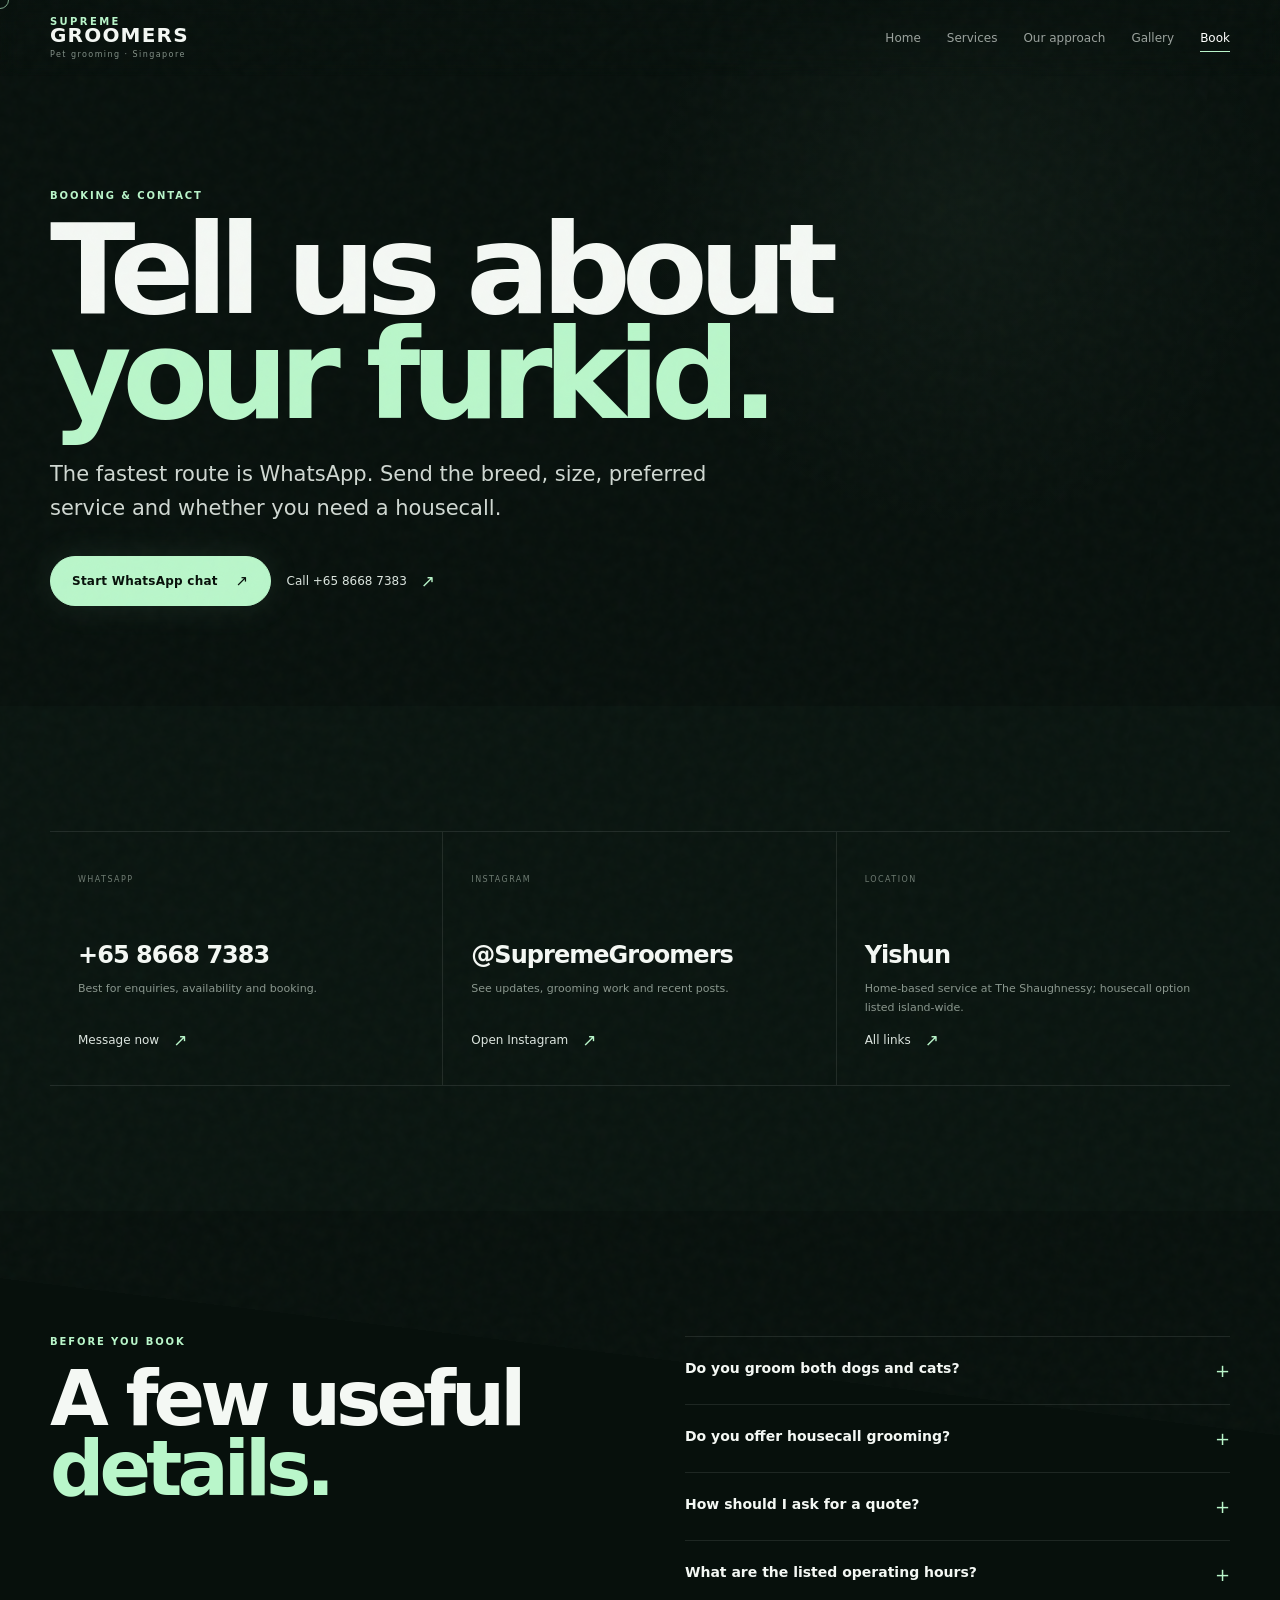
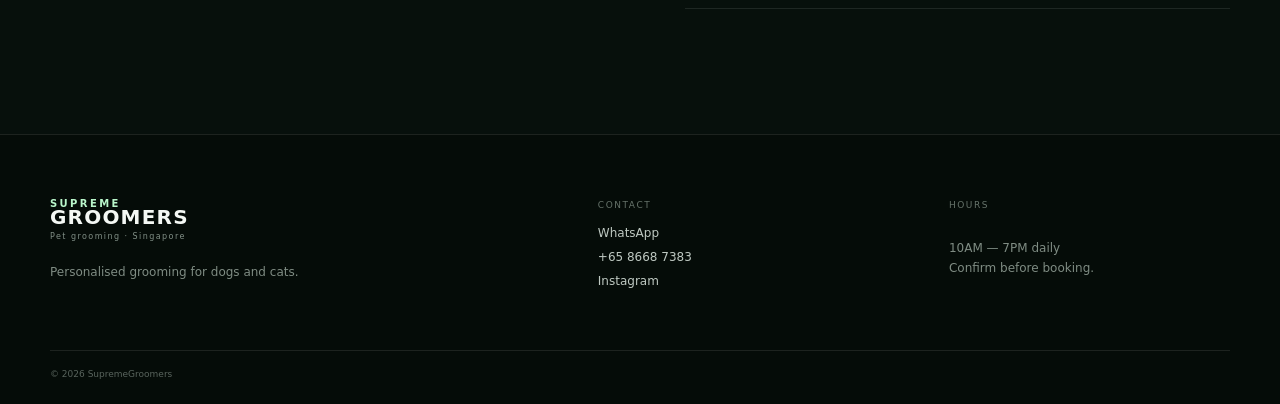
<file: contact.html>
<!doctype html><html lang="en-SG"><head><meta charset="utf-8"><meta name="viewport" content="width=device-width,initial-scale=1"><meta name="theme-color" content="#07110d"><meta name="description" content="Contact SupremeGroomers for pet grooming bookings in Singapore."><title>Book | SupremeGroomers</title><link rel="stylesheet" href="styles.css"></head>
<body><div class="progress"></div><div class="cursor"></div><div class="noise"></div><header class="nav"><div class="wrap nav-in"><a class="logo" href="index.html"><span>SUPREME</span><strong>GROOMERS</strong><i>Pet grooming · Singapore</i></a><nav class="links"><a href="index.html">Home</a><a href="services.html">Services</a><a href="about.html">Our approach</a><a href="gallery.html">Gallery</a><a class="active" href="contact.html">Book</a></nav><button class="menu" aria-label="Open menu" aria-expanded="false"><span></span><span></span></button></div></header>
<main><section class="page-hero contact-hero"><div class="wrap reveal"><p class="eyebrow">Booking & contact</p><h1>Tell us about<br><em>your furkid.</em></h1><p>The fastest route is WhatsApp. Send the breed, size, preferred service and whether you need a housecall.</p><div class="actions"><a class="btn btn-main magnetic" href="https://wa.me/6586687383?text=Hi%20SupremeGroomers%2C%20I%27d%20like%20to%20book%20a%20grooming%20session." target="_blank" rel="noopener">Start WhatsApp chat <b>↗</b></a><a class="text-link" href="tel:+6586687383">Call +65 8668 7383 <span>↗</span></a></div></div></section>
<section class="contact-grid section-pad"><div class="wrap"><div class="contact-cards"><div class="contact-card reveal"><small>WHATSAPP</small><h3>+65 8668 7383</h3><p>Best for enquiries, availability and booking.</p><a class="arrow-link" href="https://wa.me/6586687383?text=Hi%20SupremeGroomers%2C%20I%27d%20like%20to%20book%20a%20grooming%20session.">Message now <span>↗</span></a></div><div class="contact-card reveal delay"><small>INSTAGRAM</small><h3>@SupremeGroomers</h3><p>See updates, grooming work and recent posts.</p><a class="arrow-link" href="https://www.instagram.com/supremegroomers/">Open Instagram <span>↗</span></a></div><div class="contact-card reveal delay-2"><small>LOCATION</small><h3>Yishun</h3><p>Home-based service at The Shaughnessy; housecall option listed island-wide.</p><a class="arrow-link" href="https://linktr.ee/supremegroomers">All links <span>↗</span></a></div></div></div></section>
<section class="faq section-pad"><div class="wrap two-col"><div class="reveal"><p class="eyebrow">Before you book</p><h2>A few useful<br><em>details.</em></h2></div><div class="faq-list"><details class="reveal"><summary>Do you groom both dogs and cats?<span>+</span></summary><p>Yes. Public listings describe SupremeGroomers as serving both dogs and cats. Confirm the exact service for your pet when booking.</p></details><details class="reveal"><summary>Do you offer housecall grooming?<span>+</span></summary><p>Current public listings describe housecall/mobile grooming as island-wide in Singapore.</p></details><details class="reveal"><summary>How should I ask for a quote?<span>+</span></summary><p>Send your pet's breed, size, coat condition and requested service. The team can confirm the current price and suitability.</p></details><details class="reveal"><summary>What are the listed operating hours?<span>+</span></summary><p>A current public listing shows 10am–7pm daily. Please confirm availability before travelling or arranging a housecall.</p></details></div></div></section></main>
<footer class="footer"><div class="wrap footer-grid"><div><a class="logo" href="index.html"><span>SUPREME</span><strong>GROOMERS</strong><i>Pet grooming · Singapore</i></a><p>Personalised grooming for dogs and cats.</p></div><div><small>CONTACT</small><a href="https://wa.me/6586687383?text=Hi%20SupremeGroomers%2C%20I%27d%20like%20to%20book%20a%20grooming%20session.">WhatsApp</a><a href="tel:+6586687383">+65 8668 7383</a><a href="https://www.instagram.com/supremegroomers/">Instagram</a></div><div><small>HOURS</small><p>10AM — 7PM daily<br><span>Confirm before booking.</span></p></div></div><div class="wrap copyright">© 2026 SupremeGroomers</div></footer><script src="script.js"></script></body></html>
</file>
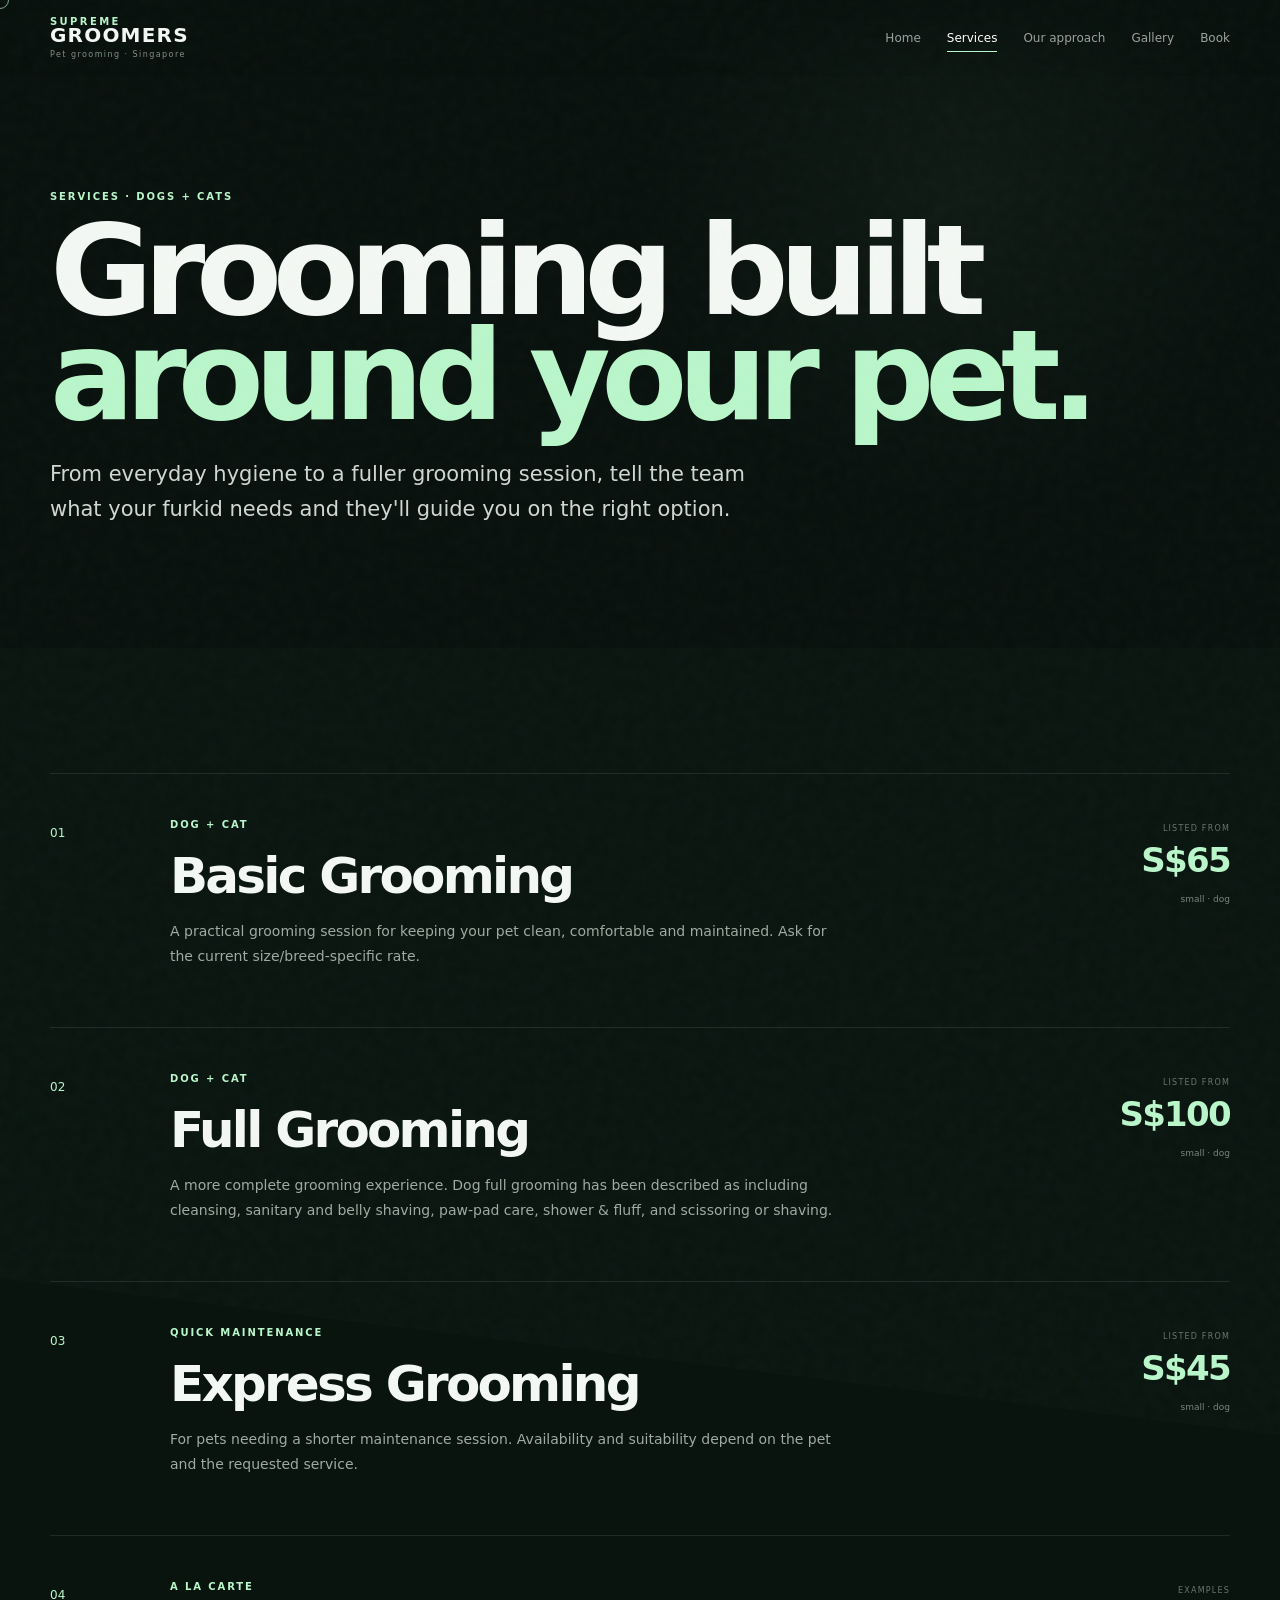
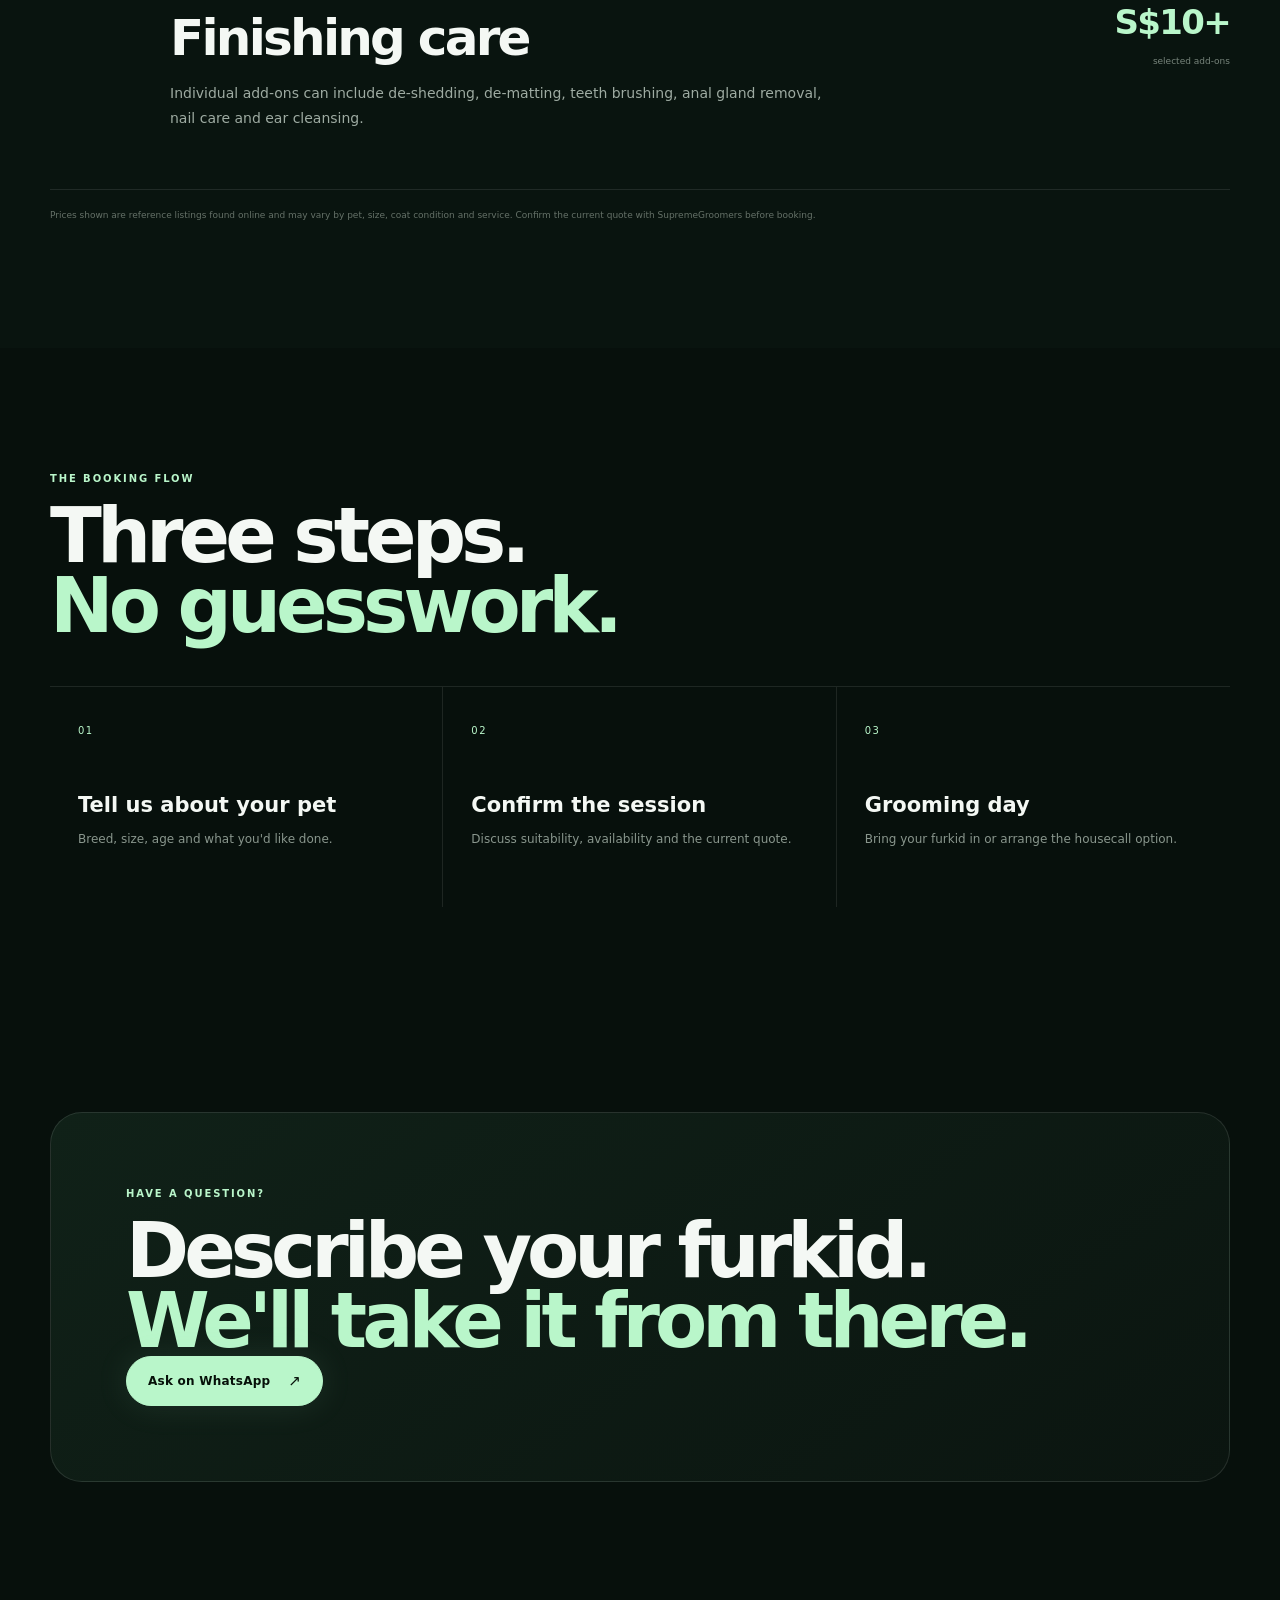
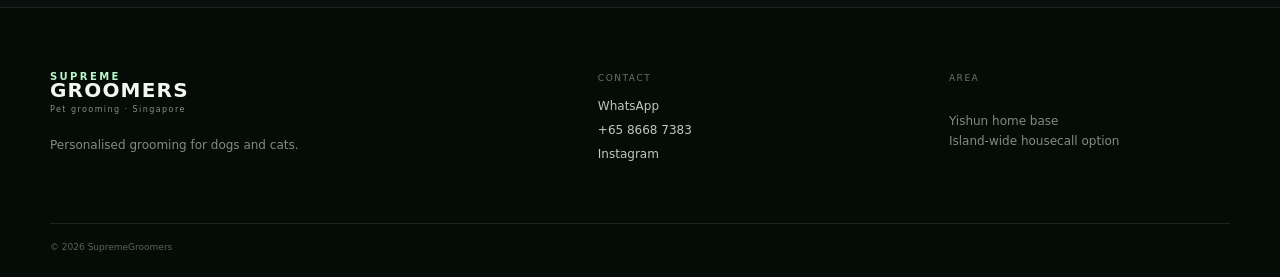
<file: services.html>
<!doctype html>
<html lang="en-SG"><head><meta charset="utf-8"><meta name="viewport" content="width=device-width,initial-scale=1"><meta name="theme-color" content="#07110d"><meta name="description" content="SupremeGroomers grooming services for dogs and cats in Singapore."><title>Services | SupremeGroomers</title><link rel="stylesheet" href="styles.css"></head>
<body><div class="progress"></div><div class="cursor"></div><div class="noise"></div>
<header class="nav"><div class="wrap nav-in"><a class="logo" href="index.html"><span>SUPREME</span><strong>GROOMERS</strong><i>Pet grooming · Singapore</i></a><nav class="links"><a href="index.html">Home</a><a class="active" href="services.html">Services</a><a href="about.html">Our approach</a><a href="gallery.html">Gallery</a><a href="contact.html">Book</a></nav><button class="menu" aria-label="Open menu" aria-expanded="false"><span></span><span></span></button></div></header>
<main><section class="page-hero"><div class="wrap reveal"><p class="eyebrow">Services · Dogs + cats</p><h1>Grooming built<br><em>around your pet.</em></h1><p>From everyday hygiene to a fuller grooming session, tell the team what your furkid needs and they'll guide you on the right option.</p></div></section>
<section class="service-list section-pad"><div class="wrap">
<article class="service-card reveal"><div class="service-num">01</div><div><p class="eyebrow">Dog + cat</p><h2>Basic Grooming</h2><p>A practical grooming session for keeping your pet clean, comfortable and maintained. Ask for the current size/breed-specific rate.</p></div><div class="price"><small>LISTED FROM</small><strong>S$65</strong><span>small · dog</span></div></article>
<article class="service-card reveal"><div class="service-num">02</div><div><p class="eyebrow">Dog + cat</p><h2>Full Grooming</h2><p>A more complete grooming experience. Dog full grooming has been described as including cleansing, sanitary and belly shaving, paw-pad care, shower & fluff, and scissoring or shaving.</p></div><div class="price"><small>LISTED FROM</small><strong>S$100</strong><span>small · dog</span></div></article>
<article class="service-card reveal"><div class="service-num">03</div><div><p class="eyebrow">Quick maintenance</p><h2>Express Grooming</h2><p>For pets needing a shorter maintenance session. Availability and suitability depend on the pet and the requested service.</p></div><div class="price"><small>LISTED FROM</small><strong>S$45</strong><span>small · dog</span></div></article>
<article class="service-card reveal"><div class="service-num">04</div><div><p class="eyebrow">A la carte</p><h2>Finishing care</h2><p>Individual add-ons can include de-shedding, de-matting, teeth brushing, anal gland removal, nail care and ear cleansing.</p></div><div class="price"><small>EXAMPLES</small><strong>S$10+</strong><span>selected add-ons</span></div></article>
</div><p class="wrap pricing-note">Prices shown are reference listings found online and may vary by pet, size, coat condition and service. Confirm the current quote with SupremeGroomers before booking.</p></section>
<section class="process section-pad"><div class="wrap"><div class="section-head reveal"><div><p class="eyebrow">The booking flow</p><h2>Three steps.<br><em>No guesswork.</em></h2></div></div><div class="steps"><div class="step reveal"><span>01</span><h3>Tell us about your pet</h3><p>Breed, size, age and what you'd like done.</p></div><div class="step reveal"><span>02</span><h3>Confirm the session</h3><p>Discuss suitability, availability and the current quote.</p></div><div class="step reveal"><span>03</span><h3>Grooming day</h3><p>Bring your furkid in or arrange the housecall option.</p></div></div></div></section>
<section class="cta-section"><div class="wrap cta-card reveal"><p class="eyebrow">Have a question?</p><h2>Describe your furkid.<br><em>We'll take it from there.</em></h2><a class="btn btn-main magnetic" href="https://wa.me/6586687383?text=Hi%20SupremeGroomers%2C%20I%27d%20like%20to%20book%20a%20grooming%20session." target="_blank" rel="noopener">Ask on WhatsApp <b>↗</b></a></div></section></main>
<footer class="footer"><div class="wrap footer-grid"><div><a class="logo" href="index.html"><span>SUPREME</span><strong>GROOMERS</strong><i>Pet grooming · Singapore</i></a><p>Personalised grooming for dogs and cats.</p></div><div><small>CONTACT</small><a href="https://wa.me/6586687383?text=Hi%20SupremeGroomers%2C%20I%27d%20like%20to%20book%20a%20grooming%20session.">WhatsApp</a><a href="tel:+6586687383">+65 8668 7383</a><a href="https://www.instagram.com/supremegroomers/">Instagram</a></div><div><small>AREA</small><p>Yishun home base<br>Island-wide housecall option</p></div></div><div class="wrap copyright">© 2026 SupremeGroomers</div></footer><script src="script.js"></script></body></html>
</file>
<file: styles.css>
:root{--bg:#07100c;--bg2:#0b1712;--card:#0e1b15;--text:#f4f8f4;--muted:#9ca9a1;--accent:#b9f6ca;--accent2:#70e89b;--line:#ffffff18;--max:1180px}*{box-sizing:border-box}html{scroll-behavior:smooth}body{margin:0;background:var(--bg);color:var(--text);font-family:Inter,ui-sans-serif,system-ui,-apple-system,BlinkMacSystemFont,"Segoe UI",sans-serif;overflow-x:hidden}body:before{content:"";position:fixed;inset:0;pointer-events:none;background:radial-gradient(circle at 80% 15%,#62e89408,transparent 28%),radial-gradient(circle at 10% 80%,#b9f6ca05,transparent 30%);z-index:-3}img{display:block}a{color:inherit;text-decoration:none}button{font:inherit}.wrap{width:min(calc(100% - 40px),var(--max));margin:auto}.noise{position:fixed;inset:-50%;z-index:50;pointer-events:none;opacity:.035;background-image:url("data:image/svg+xml,%3Csvg viewBox='0 0 180 180' xmlns='http://www.w3.org/2000/svg'%3E%3Cfilter id='n'%3E%3CfeTurbulence type='fractalNoise' baseFrequency='.9' numOctaves='3' stitchTiles='stitch'/%3E%3C/filter%3E%3Crect width='100%25' height='100%25' filter='url(%23n)' opacity='.8'/%3E%3C/svg%3E");transform:rotate(7deg)}.progress{position:fixed;z-index:100;top:0;left:0;height:2px;width:0;background:var(--accent);box-shadow:0 0 18px var(--accent);pointer-events:none}.cursor{position:fixed;width:18px;height:18px;border:1px solid var(--accent);border-radius:50%;pointer-events:none;z-index:101;transform:translate(-50%,-50%);mix-blend-mode:screen;opacity:0;transition:width .2s,height .2s,opacity .2s}.nav{position:fixed;z-index:20;top:0;left:0;right:0;padding:18px 0;transition:.4s;background:linear-gradient(#07100ccc,transparent);backdrop-filter:blur(10px)}.nav.scrolled{background:#07100ceb;border-bottom:1px solid var(--line);padding:12px 0}.nav-in{display:flex;align-items:center;justify-content:space-between}.logo{display:flex;flex-direction:column;line-height:.88;letter-spacing:.04em}.logo span{font-size:10px;letter-spacing:.24em;color:var(--accent);font-weight:800}.logo strong{font-size:20px;letter-spacing:.06em}.logo i{font-style:normal;font-size:8px;color:#829087;letter-spacing:.18em;margin-top:7px}.links{display:flex;gap:26px;align-items:center;font-size:12px;color:#cbd2cd}.links a{position:relative;padding:10px 0;opacity:.75;transition:.3s}.links a:after{content:"";position:absolute;left:0;right:100%;bottom:3px;height:1px;background:var(--accent);transition:.35s}.links a:hover,.links a.active{opacity:1;color:#fff}.links a:hover:after,.links a.active:after{right:0}.menu{display:none;width:42px;height:42px;border:1px solid var(--line);border-radius:50%;background:#ffffff08;color:white}.menu span{display:block;width:16px;height:1px;background:#fff;margin:4px auto}.hero{min-height:100svh;position:relative;display:flex;align-items:flex-end;overflow:hidden}.hero-media{position:absolute;inset:-5%;width:110%;height:110%;object-fit:cover;filter:brightness(.48) saturate(.8);z-index:-3}.hero-shade{position:absolute;inset:0;background:linear-gradient(90deg,#030806ec 0%,#07100c85 52%,#07100c24),linear-gradient(0deg,var(--bg) 0%,transparent 45%);z-index:-2}.orb{position:absolute;border-radius:50%;filter:blur(90px);pointer-events:none}.orb-a{width:32vw;height:32vw;background:var(--accent);opacity:.11;right:-10vw;top:15vh;animation:float 9s ease-in-out infinite}.orb-b{width:18vw;height:18vw;background:#48d47e;opacity:.09;left:25vw;top:35vh;animation:float 12s ease-in-out infinite reverse}@keyframes float{50%{transform:translate3d(0,30px,0) scale(1.08)}}.hero-content{padding:150px 0 78px;max-width:1020px}.eyebrow{font-size:10px;letter-spacing:.19em;text-transform:uppercase;color:var(--accent);font-weight:800;margin:0 0 17px}.eyebrow span{display:inline-block;width:24px;height:1px;background:var(--accent);vertical-align:middle;margin-right:9px}.hero h1,.page-hero h1{font-size:clamp(58px,9.8vw,128px);line-height:.84;letter-spacing:-.075em;margin:0 0 28px;font-weight:800}.hero h1 em,.page-hero h1 em,h2 em{font-style:normal;color:var(--accent)}.lede,.page-hero>div>p:not(.eyebrow){font-size:clamp(17px,2vw,21px);line-height:1.65;color:#d0d8d2;max-width:700px}.actions{display:flex;align-items:center;gap:16px;flex-wrap:wrap;margin-top:30px}.btn{display:inline-flex;align-items:center;justify-content:center;gap:18px;min-height:50px;padding:0 21px;border-radius:999px;border:1px solid var(--line);font-size:12px;font-weight:800;letter-spacing:.02em;transition:transform .25s,border-color .25s,background .25s}.btn b{font-size:15px;font-weight:500}.btn-main{background:var(--accent);color:#061009;border-color:var(--accent);box-shadow:0 0 35px #b9f6ca18}.btn-main:hover{box-shadow:0 0 45px #b9f6ca35}.btn-dark{background:#102018}.btn-outline{background:transparent}.text-link,.arrow-link{font-size:12px;color:#dce5df;display:inline-flex;gap:14px;align-items:center}.text-link span,.arrow-link span{color:var(--accent);font-size:17px}.hero-meta{display:flex;gap:45px;margin-top:72px;padding-top:18px;border-top:1px solid #ffffff20;max-width:760px}.hero-meta div{display:flex;flex-direction:column;gap:6px}.hero-meta b{font-size:12px}.hero-meta span{font-size:10px;color:#89958d}.scroll-cue{position:absolute;right:35px;bottom:34px;font-size:8px;letter-spacing:.22em;color:#829087;display:flex;align-items:center;gap:12px;writing-mode:vertical-rl}.scroll-cue span{height:42px;width:1px;background:linear-gradient(var(--accent),transparent)}.section-pad{padding:125px 0}.two-col{display:grid;grid-template-columns:1fr 1fr;gap:90px}.intro{background:linear-gradient(180deg,var(--bg),var(--bg2))}.intro h2,.section-head h2,.feature-copy h2,.cta-card h2,.location-band h2,.social-band h2,.faq h2{font-size:clamp(43px,6vw,76px);line-height:.92;letter-spacing:-.065em;margin:0}.big-copy{font-size:clamp(18px,2.1vw,24px);line-height:1.65;color:#c0cbc3;margin:0 0 28px}.feature{background:#09140f}.feature-grid{display:grid;grid-template-columns:1.02fr .98fr;gap:80px;align-items:center}.visual{position:relative}.visual img{width:100%;aspect-ratio:4/5;object-fit:cover;border-radius:30px;filter:saturate(.85)}.floating-note{position:absolute;right:-25px;bottom:35px;background:#0d1c15e8;border:1px solid #ffffff20;border-radius:18px;padding:17px 20px;backdrop-filter:blur(15px);min-width:180px}.floating-note span{font-size:9px;color:var(--accent);display:block;margin-bottom:9px}.floating-note strong{font-size:14px;display:block}.floating-note small{font-size:9px;color:#849088}.feature-copy>p:not(.eyebrow){color:#aebbb2;line-height:1.8;font-size:15px;max-width:570px}.mini-list{display:grid;grid-template-columns:1fr 1fr;border-top:1px solid var(--line);border-bottom:1px solid var(--line);margin:30px 0;padding:0}.mini-list span{font-size:11px;padding:14px 0;border-bottom:1px solid #ffffff0d;color:#cbd5ce}.mini-list span:nth-child(odd){border-right:1px solid #ffffff0d;padding-right:20px}.mini-list span:nth-child(even){padding-left:20px}.stats{background:#07110d;border-top:1px solid var(--line);border-bottom:1px solid var(--line)}.stats-grid{display:grid;grid-template-columns:repeat(4,1fr)}.stat{min-height:150px;padding:30px;border-left:1px solid var(--line);display:flex;flex-direction:column;justify-content:space-between}.stat:last-child{border-right:1px solid var(--line)}.stat strong{font-size:35px;letter-spacing:-.05em;color:var(--accent)}.stat span{font-size:11px;color:#9ba89f;line-height:1.5}.footnote{font-size:9px;color:#657168;margin-top:18px}.gallery-strip{background:#08130e}.section-head{display:flex;justify-content:space-between;align-items:end;gap:30px;margin-bottom:45px}.image-row{display:grid;grid-template-columns:1fr 1.35fr 1fr;gap:13px}.image-row img{width:100%;height:430px;object-fit:cover;border-radius:22px;filter:saturate(.8);transition:transform .7s,filter .5s}.image-row img:hover{transform:translateY(-8px);filter:saturate(1)}.cta-section{padding:80px 0 125px}.cta-card{position:relative;overflow:hidden;padding:75px;border:1px solid #ffffff1c;border-radius:32px;background:linear-gradient(145deg,#102118,#0b1510)}.cta-card>*:not(.cta-glow){position:relative;z-index:1}.cta-card>p:not(.eyebrow){color:#aab7af;line-height:1.7}.cta-glow{position:absolute;width:500px;height:500px;border-radius:50%;background:var(--accent);opacity:.08;filter:blur(80px);right:-150px;top:-220px}.footer{border-top:1px solid var(--line);padding:65px 0 25px;background:#050c08}.footer-grid{display:grid;grid-template-columns:1.7fr 1fr 1fr;gap:70px}.footer-grid>div{display:flex;flex-direction:column;align-items:flex-start;gap:10px}.footer-grid p{font-size:12px;color:#7f8c83;line-height:1.7;max-width:380px}.footer-grid small{font-size:9px;letter-spacing:.17em;color:#66736a;margin-bottom:6px}.footer-grid a:not(.logo){font-size:12px;color:#bfc9c2}.copyright{margin-top:55px;padding-top:18px;border-top:1px solid var(--line);font-size:9px;color:#59645d;display:flex;justify-content:space-between}.copyright span{color:#47524b}.page-hero{min-height:72svh;padding:190px 0 100px;display:flex;align-items:end;background:radial-gradient(circle at 75% 30%,#b9f6ca0a,transparent 30%),var(--bg)}.page-hero>div>p:not(.eyebrow){max-width:730px}.service-list{background:#09140f}.service-card{display:grid;grid-template-columns:90px 1fr 160px;gap:30px;padding:45px 0;border-top:1px solid var(--line);align-items:start}.service-card:last-of-type{border-bottom:1px solid var(--line)}.service-num{font-size:12px;color:var(--accent);padding-top:7px}.service-card h2{font-size:clamp(30px,4vw,50px);letter-spacing:-.055em;margin:0 0 14px}.service-card p:not(.eyebrow){color:#9eaba2;line-height:1.75;max-width:680px;font-size:14px}.price{text-align:right;padding-top:5px}.price small{display:block;font-size:8px;letter-spacing:.15em;color:#68756d}.price strong{display:block;font-size:34px;letter-spacing:-.05em;color:var(--accent);margin:7px 0}.price span{font-size:9px;color:#77847b}.pricing-note{font-size:9px!important;color:#657168!important;margin-top:18px;line-height:1.7}.process{background:var(--bg)}.steps{display:grid;grid-template-columns:repeat(3,1fr);border-top:1px solid var(--line)}.step{padding:32px 28px;border-right:1px solid var(--line);min-height:220px}.step:last-child{border-right:0}.step span,.value span{color:var(--accent);font-size:10px;letter-spacing:.15em}.step h3,.value h3{font-size:21px;margin:55px 0 9px}.step p,.value p{font-size:12px;line-height:1.7;color:#89968d}.story{background:#09140f}.story-grid{display:grid;grid-template-columns:1fr 1fr;gap:90px;align-items:center}.story-image img{width:100%;aspect-ratio:4/5;object-fit:cover;border-radius:30px}.story-copy>p:not(.ey){color:#a8b4ac;line-height:1.8;font-size:14px}.quote{margin-top:35px;padding:22px 0;border-top:1px solid var(--line);border-bottom:1px solid var(--line);display:flex;gap:18px}.quote span{font-size:42px;color:var(--accent);line-height:.7}.quote p{margin:0;color:#d7e0da;font-size:14px}.values{background:var(--bg)}.values-grid{display:grid;grid-template-columns:repeat(4,1fr);border-top:1px solid var(--line)}.value{padding:30px 25px;border-right:1px solid var(--line);min-height:250px}.value:last-child{border-right:0}.location-band,.social-band{padding:125px 0;background:linear-gradient(120deg,#0d1d15,#07100c)}.location-band h2,.social-band h2{max-width:750px;margin-bottom:25px}.location-band>div>p:not(.ey),.social-band>div>p:not(.ey){color:#a3b0a7;line-height:1.7;max-width:620px;margin-bottom:30px}.masonry{background:#09140f}.gallery-grid{display:grid;grid-template-columns:1.1fr .9fr .9fr;grid-auto-rows:280px;gap:14px}.gallery-grid figure{position:relative;margin:0;overflow:hidden;border-radius:23px;background:#101b15}.gallery-grid figure.tall{grid-row:span 2}.gallery-grid figure.wide{grid-column:span 2}.gallery-grid img{width:100%;height:100%;object-fit:cover;transition:transform .8s,filter .6s;filter:saturate(.78)}.gallery-grid figure:hover img{transform:scale(1.05);filter:saturate(1)}.gallery-grid figcaption{position:absolute;left:18px;bottom:17px;font-size:10px;padding:8px 11px;border-radius:999px;background:#07100cb8;backdrop-filter:blur(8px);color:#dce4de}.social-band{background:var(--bg)}.contact-hero{min-height:70svh}.contact-grid{background:#09140f}.contact-cards{display:grid;grid-template-columns:repeat(3,1fr);border-top:1px solid var(--line);border-bottom:1px solid var(--line)}.contact-card{padding:35px 28px;border-right:1px solid var(--line);min-height:245px}.contact-card:last-child{border-right:0}.contact-card small{font-size:8px;letter-spacing:.18em;color:#6d7a71}.contact-card h3{font-size:24px;letter-spacing:-.04em;margin:55px 0 10px}.contact-card p{font-size:11px;color:#89968d;line-height:1.7;min-height:38px}.faq{background:var(--bg)}.faq-list{border-top:1px solid var(--line)}details{border-bottom:1px solid var(--line);padding:0}summary{list-style:none;cursor:pointer;padding:23px 0;font-size:14px;font-weight:700;display:flex;justify-content:space-between}summary::-webkit-details-marker{display:none}summary span{color:var(--accent);font-size:18px;font-weight:300}details[open] summary span{transform:rotate(45deg)}details p{color:#89968d;line-height:1.75;font-size:12px;padding:0 35px 24px 0;margin:0;max-width:650px}.reveal{opacity:0;transform:translateY(28px);transition:opacity .9s cubic-bezier(.2,.7,.2,1),transform .9s cubic-bezier(.2,.7,.2,1)}.reveal.on{opacity:1;transform:none}.delay{transition-delay:.12s}.delay-2{transition-delay:.24s}.parallax{will-change:transform}.magnetic{will-change:transform}@media(hover:hover){body.cursor-ready .cursor{opacity:.65}.cursor.hover{width:48px;height:48px;background:#b9f6ca12}.links a:hover~*{color:red}}@media(max-width:850px){.wrap{width:min(calc(100% - 30px),680px)}.links{display:none}.menu{display:block}.nav.open{background:#07100cf5}.nav.open .links{display:flex;position:absolute;top:74px;left:15px;right:15px;padding:16px 20px;flex-direction:column;gap:2px;background:#0c1812f5;border:1px solid var(--line);border-radius:18px;backdrop-filter:blur(18px)}.nav.open .links a{padding:14px 0}.hero-content{padding:140px 0 70px}.hero h1,.page-hero h1{font-size:clamp(52px,15vw,88px)}.hero-meta{gap:18px;justify-content:space-between}.hero-meta b{font-size:10px}.hero-meta span{font-size:8px}.scroll-cue{display:none}.section-pad{padding:82px 0}.two-col,.feature-grid,.story-grid{grid-template-columns:1fr;gap:45px}.feature-copy{order:2}.visual img,.story-image img{aspect-ratio:1/1}.floating-note{right:12px;bottom:15px}.stats-grid{grid-template-columns:1fr 1fr}.stat{min-height:125px;padding:20px}.stat:nth-child(2){border-right:1px solid var(--line)}.stat:nth-child(3),.stat:nth-child(4){border-top:1px solid var(--line)}.stat:nth-child(4){border-right:1px solid var(--line)}.section-head{align-items:start;flex-direction:column}.image-row{grid-template-columns:1fr 1fr}.image-row img{height:240px}.image-row img:first-child{grid-column:span 2}.cta-card{padding:38px 25px}.footer-grid{grid-template-columns:1fr 1fr;gap:35px}.footer-grid>div:first-child{grid-column:span 2}.copyright{display:block}.copyright span{display:block;margin-top:8px}.page-hero{min-height:65svh;padding:160px 0 75px}.service-card{grid-template-columns:38px 1fr;gap:15px}.price{grid-column:2;text-align:left;border-top:1px solid var(--line);padding-top:18px}.steps{grid-template-columns:1fr}.step{border-right:0;border-bottom:1px solid var(--line);min-height:auto}.step h3{margin-top:35px}.values-grid{grid-template-columns:1fr 1fr}.value{min-height:220px}.value:nth-child(2){border-right:0}.value:nth-child(3),.value:nth-child(4){border-top:1px solid var(--line)}.gallery-grid{grid-template-columns:1fr 1fr;grid-auto-rows:190px}.gallery-grid figure.tall{grid-row:span 1}.gallery-grid figure.wide{grid-column:span 2}.contact-cards{grid-template-columns:1fr}.contact-card{border-right:0;border-bottom:1px solid var(--line);min-height:210px}.contact-card:last-child{border-bottom:0}.cursor{display:none}}@media(prefers-reduced-motion:reduce){*,*:before,*:after{scroll-behavior:auto!important;animation:none!important;transition:none!important}.reveal{opacity:1;transform:none}.parallax{transform:none!important}}
</file>
